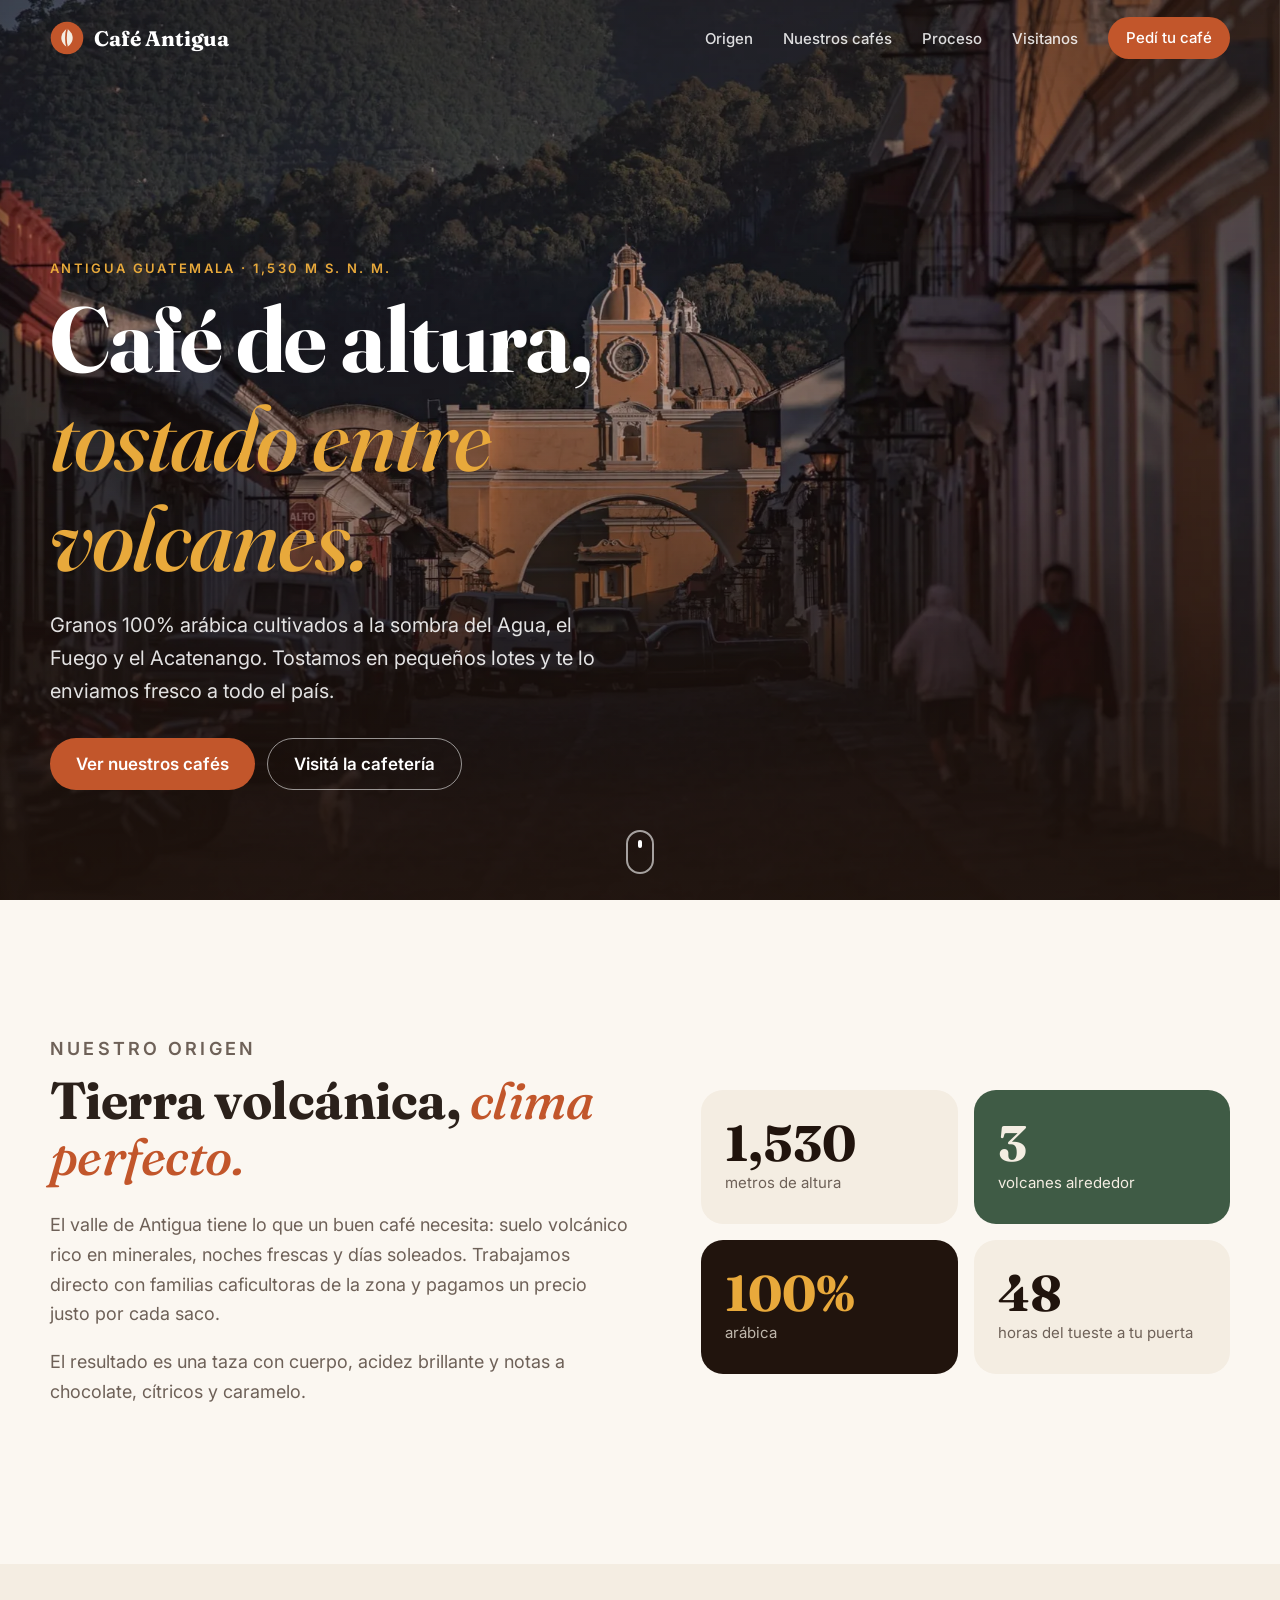
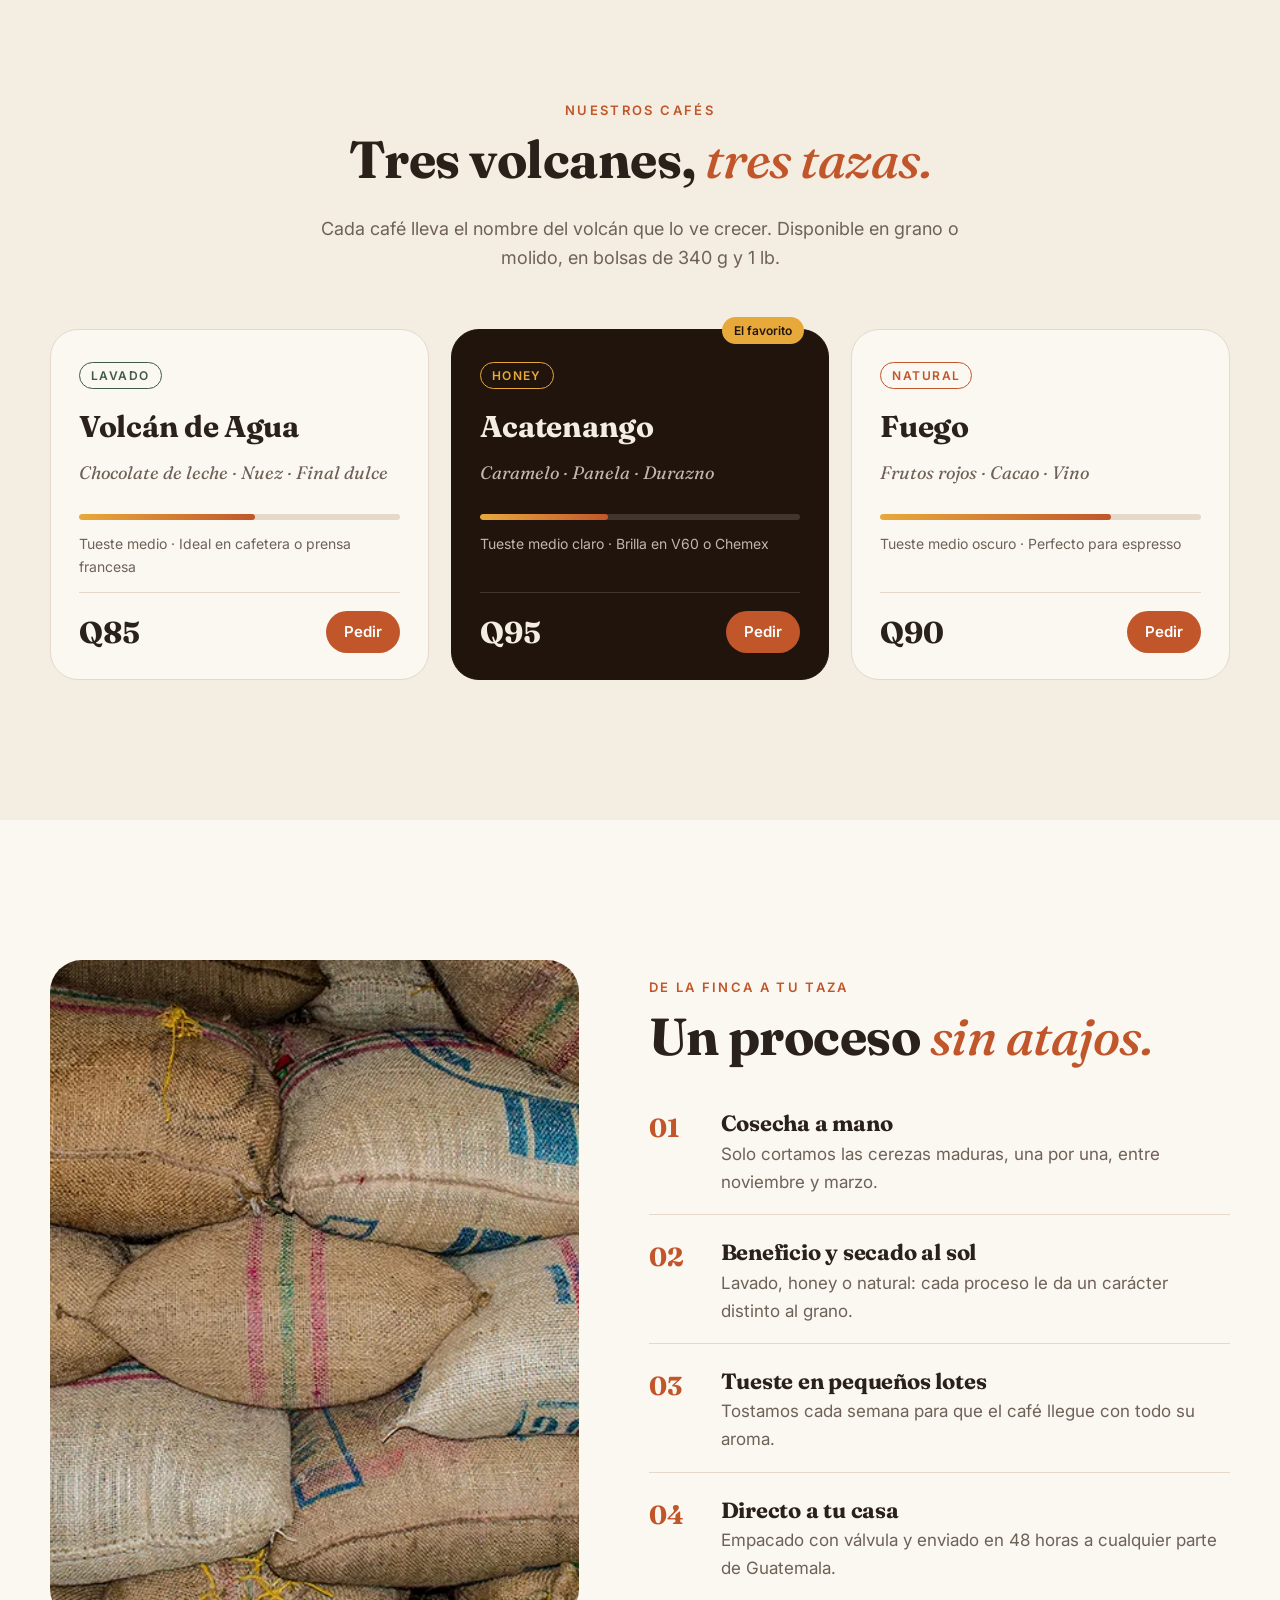
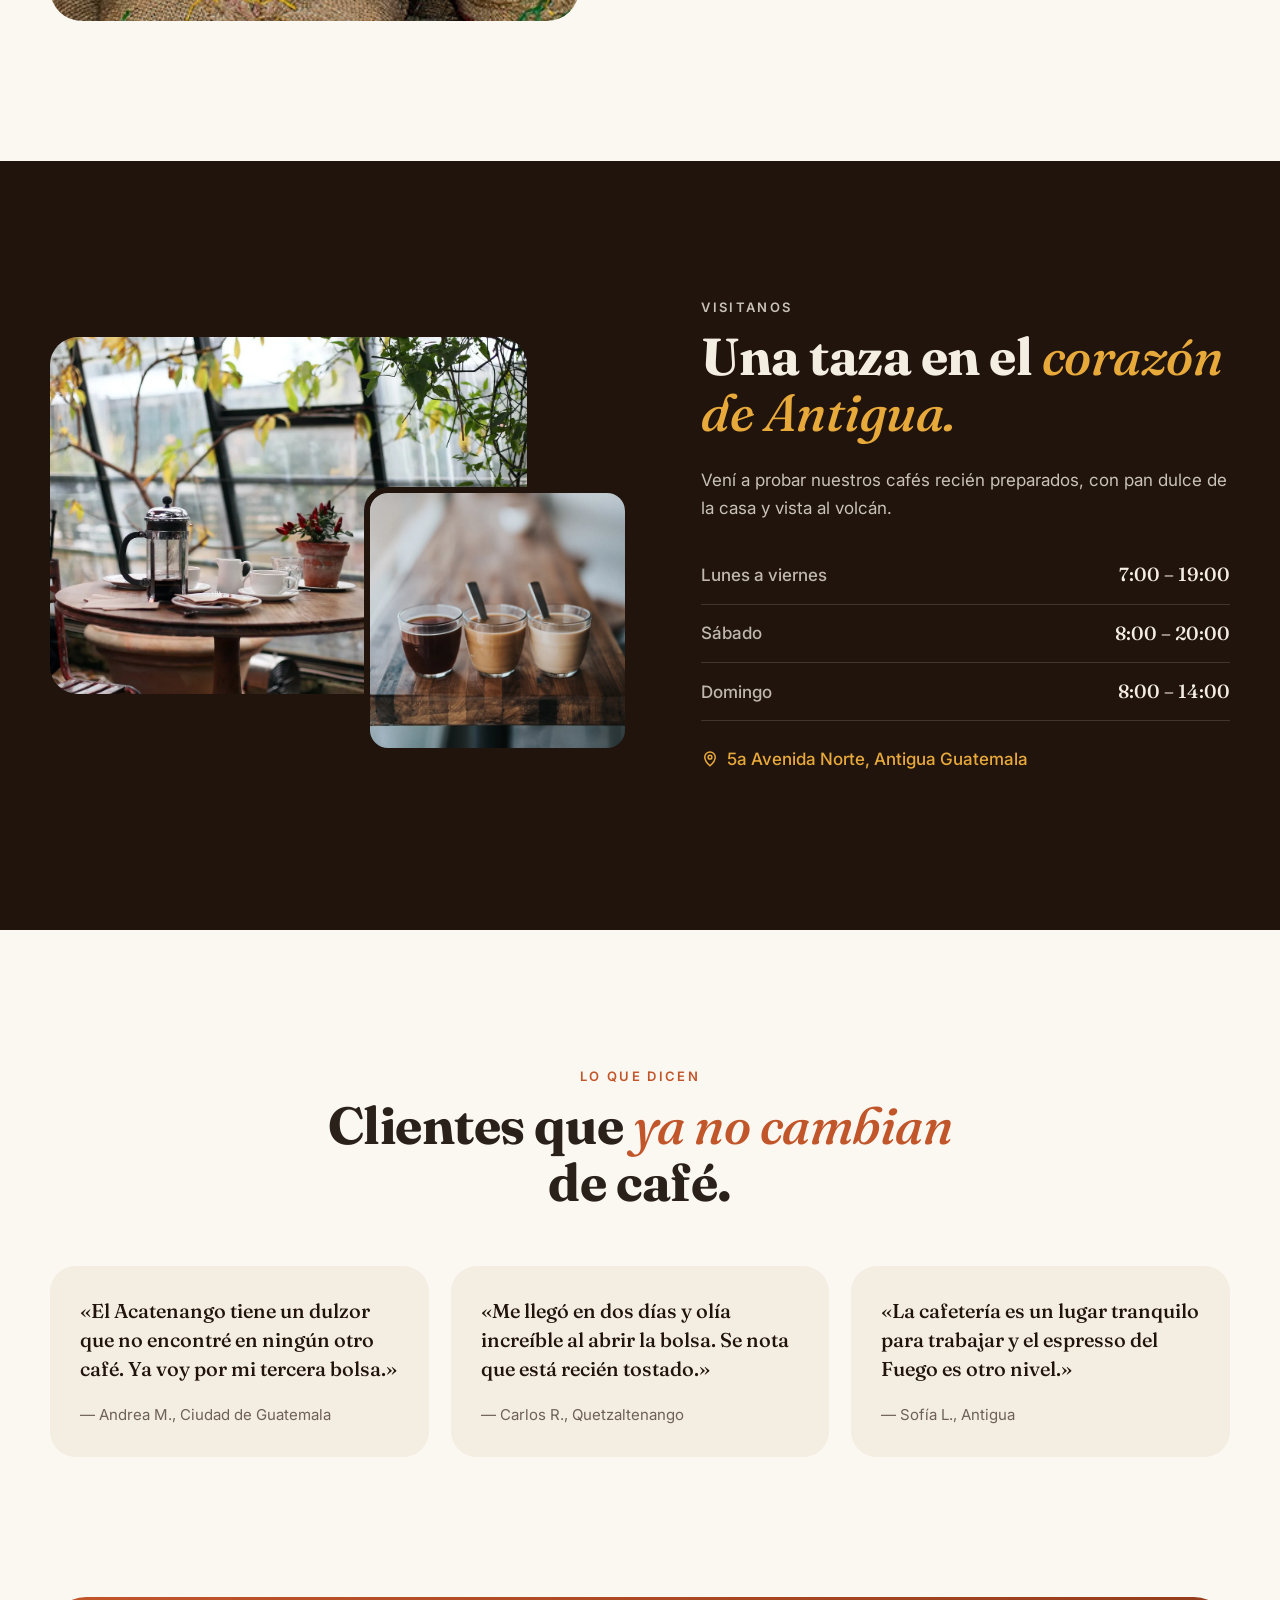
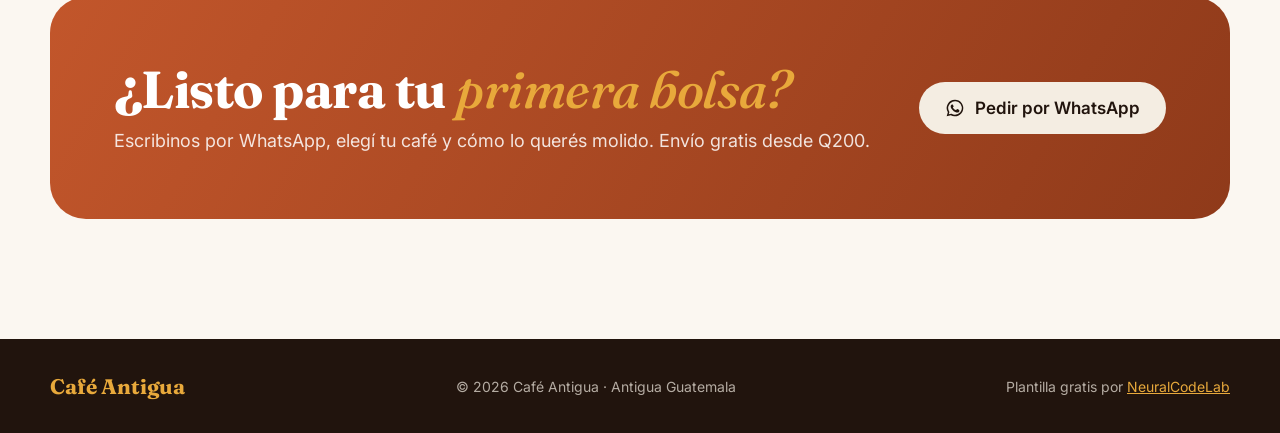
<file: index.html>
<!doctype html>
<html lang="es">
<head>
  <meta charset="utf-8">
  <meta name="viewport" content="width=device-width, initial-scale=1">
  <title>Café Antigua — Café de altura de Antigua Guatemala</title>
  <meta name="description" content="Café 100% arábica cultivado entre los volcanes de Antigua Guatemala. Tostado en pequeños lotes, enviado a todo el país. Plantilla gratis de NeuralCodeLab.">
  <meta name="theme-color" content="#21140D">
  <meta property="og:title" content="Café Antigua — Café de altura de Antigua Guatemala">
  <meta property="og:description" content="Café de especialidad cultivado entre tres volcanes. Pedilo en grano o molido.">
  <meta property="og:image" content="assets/og.jpg">
  <meta property="og:type" content="website">
  <link rel="icon" href="assets/favicon.svg" type="image/svg+xml">
  <link rel="preconnect" href="https://fonts.googleapis.com">
  <link rel="preconnect" href="https://fonts.gstatic.com" crossorigin>
  <link href="https://fonts.googleapis.com/css2?family=Fraunces:opsz,wght@9..144,500;9..144,700&family=Inter:wght@400;500;600&display=swap" rel="stylesheet">
  <link rel="stylesheet" href="css/styles.css">
</head>
<body>
  <a class="skip" href="#contenido">Saltar al contenido</a>

  <!-- ============ Navegación ============ -->
  <header class="nav" id="nav">
    <div class="wrap nav__in">
      <a href="#inicio" class="logo" aria-label="Café Antigua, inicio">
        <svg width="34" height="34" viewBox="0 0 48 48" aria-hidden="true"><circle cx="24" cy="24" r="23" fill="#C2562B"/><path d="M24 11c-6 4-8 9-8 13s2 9 8 13c6-4 8-9 8-13s-2-9-8-13z" fill="#F4EDE2"/><path d="M24 12c-2 6-2 18 0 24" stroke="#C2562B" stroke-width="2.4" fill="none" stroke-linecap="round"/></svg>
        <span>Café Antigua</span>
      </a>
      <nav aria-label="Principal">
        <ul class="menu" id="menu">
          <li><a href="#origen">Origen</a></li>
          <li><a href="#cafes">Nuestros cafés</a></li>
          <li><a href="#proceso">Proceso</a></li>
          <li><a href="#visitanos">Visitanos</a></li>
          <li class="menu__cta"><a class="btn btn--sm" href="#pedir">Pedí tu café</a></li>
        </ul>
      </nav>
      <button class="burger" id="burger" aria-label="Abrir menú" aria-expanded="false" aria-controls="menu"><span></span><span></span></button>
    </div>
  </header>

  <main id="contenido">
    <!-- ============ Portada ============ -->
    <section class="hero" id="inicio">
      <img class="hero__img" src="assets/antigua-arco.webp" alt="Calle empedrada de Antigua Guatemala con el Arco de Santa Catalina y el volcán al fondo" fetchpriority="high">
      <div class="hero__shade"></div>
      <div class="wrap hero__in">
        <p class="eyebrow eyebrow--light">Antigua Guatemala · 1,530 m s. n. m.</p>
        <h1>Café de altura,<br><em>tostado entre volcanes.</em></h1>
        <p class="hero__lead">Granos 100% arábica cultivados a la sombra del Agua, el Fuego y el Acatenango. Tostamos en pequeños lotes y te lo enviamos fresco a todo el país.</p>
        <div class="hero__ctas">
          <a class="btn" href="#cafes">Ver nuestros cafés</a>
          <a class="btn btn--ghost" href="#visitanos">Visitá la cafetería</a>
        </div>
      </div>
      <a href="#origen" class="hero__scroll" aria-label="Bajar a Origen"><span></span></a>
    </section>

    <!-- ============ Origen ============ -->
    <section class="section origen" id="origen">
      <div class="wrap origen__grid">
        <div class="reveal">
          <p class="eyebrow">Nuestro origen</p>
          <h2>Tierra volcánica, <em>clima perfecto.</em></h2>
          <p>El valle de Antigua tiene lo que un buen café necesita: suelo volcánico rico en minerales, noches frescas y días soleados. Trabajamos directo con familias caficultoras de la zona y pagamos un precio justo por cada saco.</p>
          <p>El resultado es una taza con cuerpo, acidez brillante y notas a chocolate, cítricos y caramelo.</p>
        </div>
        <ul class="stats reveal">
          <li><b data-count="1530">1,530</b><span>metros de altura</span></li>
          <li><b>3</b><span>volcanes alrededor</span></li>
          <li><b>100%</b><span>arábica</span></li>
          <li><b data-count="48">48</b><span>horas del tueste a tu puerta</span></li>
        </ul>
      </div>
    </section>

    <!-- ============ Cafés ============ -->
    <section class="section cafes" id="cafes">
      <div class="wrap">
        <div class="head reveal">
          <p class="eyebrow">Nuestros cafés</p>
          <h2>Tres volcanes, <em>tres tazas.</em></h2>
          <p class="head__lead">Cada café lleva el nombre del volcán que lo ve crecer. Disponible en grano o molido, en bolsas de 340 g y 1 lb.</p>
        </div>
        <div class="cards">
          <article class="card reveal">
            <div class="card__tag" style="--c:#3F5B45">Lavado</div>
            <h3>Volcán de Agua</h3>
            <p class="card__notes">Chocolate de leche · Nuez · Final dulce</p>
            <div class="meter" aria-label="Tueste medio"><span style="--v:55%"></span></div>
            <p class="card__meta">Tueste medio · Ideal en cafetera o prensa francesa</p>
            <div class="card__foot"><span class="price">Q85</span><a class="btn btn--sm" href="#pedir">Pedir</a></div>
          </article>
          <article class="card card--feat reveal">
            <div class="card__badge">El favorito</div>
            <div class="card__tag" style="--c:#E8A93B">Honey</div>
            <h3>Acatenango</h3>
            <p class="card__notes">Caramelo · Panela · Durazno</p>
            <div class="meter" aria-label="Tueste medio claro"><span style="--v:40%"></span></div>
            <p class="card__meta">Tueste medio claro · Brilla en V60 o Chemex</p>
            <div class="card__foot"><span class="price">Q95</span><a class="btn btn--sm" href="#pedir">Pedir</a></div>
          </article>
          <article class="card reveal">
            <div class="card__tag" style="--c:#C2562B">Natural</div>
            <h3>Fuego</h3>
            <p class="card__notes">Frutos rojos · Cacao · Vino</p>
            <div class="meter" aria-label="Tueste medio oscuro"><span style="--v:72%"></span></div>
            <p class="card__meta">Tueste medio oscuro · Perfecto para espresso</p>
            <div class="card__foot"><span class="price">Q90</span><a class="btn btn--sm" href="#pedir">Pedir</a></div>
          </article>
        </div>
      </div>
    </section>

    <!-- ============ Proceso ============ -->
    <section class="section proceso" id="proceso">
      <div class="wrap proceso__grid">
        <figure class="proceso__img reveal">
          <img src="assets/sacos.webp" alt="Sacos de café verde apilados" loading="lazy">
        </figure>
        <div>
          <div class="reveal">
            <p class="eyebrow">De la finca a tu taza</p>
            <h2>Un proceso <em>sin atajos.</em></h2>
          </div>
          <ol class="steps">
            <li class="reveal"><span>01</span><div><h3>Cosecha a mano</h3><p>Solo cortamos las cerezas maduras, una por una, entre noviembre y marzo.</p></div></li>
            <li class="reveal"><span>02</span><div><h3>Beneficio y secado al sol</h3><p>Lavado, honey o natural: cada proceso le da un carácter distinto al grano.</p></div></li>
            <li class="reveal"><span>03</span><div><h3>Tueste en pequeños lotes</h3><p>Tostamos cada semana para que el café llegue con todo su aroma.</p></div></li>
            <li class="reveal"><span>04</span><div><h3>Directo a tu casa</h3><p>Empacado con válvula y enviado en 48 horas a cualquier parte de Guatemala.</p></div></li>
          </ol>
        </div>
      </div>
    </section>

    <!-- ============ Cafetería ============ -->
    <section class="section visita" id="visitanos">
      <div class="wrap visita__grid">
        <div class="visita__fotos reveal">
          <img class="f1" src="assets/cafeteria.webp" alt="Mesa de la cafetería junto a una ventana con plantas" loading="lazy">
          <img class="f2" src="assets/tazas.webp" alt="Tres bebidas de café en vasos de vidrio" loading="lazy">
        </div>
        <div class="visita__info reveal">
          <p class="eyebrow">Visitanos</p>
          <h2>Una taza en el <em>corazón de Antigua.</em></h2>
          <p>Vení a probar nuestros cafés recién preparados, con pan dulce de la casa y vista al volcán.</p>
          <table class="horario">
            <caption class="sr-only">Horario de la cafetería</caption>
            <tr><th scope="row">Lunes a viernes</th><td>7:00 – 19:00</td></tr>
            <tr><th scope="row">Sábado</th><td>8:00 – 20:00</td></tr>
            <tr><th scope="row">Domingo</th><td>8:00 – 14:00</td></tr>
          </table>
          <p class="dir">
            <svg width="18" height="18" viewBox="0 0 24 24" fill="none" stroke="currentColor" stroke-width="2" aria-hidden="true"><path d="M12 21s-7-6.2-7-11.5a7 7 0 1 1 14 0C19 14.8 12 21 12 21z"/><circle cx="12" cy="9.5" r="2.5"/></svg>
            5a Avenida Norte, Antigua Guatemala
          </p>
        </div>
      </div>
    </section>

    <!-- ============ Testimonios ============ -->
    <section class="section opiniones">
      <div class="wrap">
        <div class="head reveal"><p class="eyebrow">Lo que dicen</p><h2>Clientes que <em>ya no cambian</em> de café.</h2></div>
        <div class="quotes">
          <blockquote class="reveal"><p>«El Acatenango tiene un dulzor que no encontré en ningún otro café. Ya voy por mi tercera bolsa.»</p><cite>— Andrea M., Ciudad de Guatemala</cite></blockquote>
          <blockquote class="reveal"><p>«Me llegó en dos días y olía increíble al abrir la bolsa. Se nota que está recién tostado.»</p><cite>— Carlos R., Quetzaltenango</cite></blockquote>
          <blockquote class="reveal"><p>«La cafetería es un lugar tranquilo para trabajar y el espresso del Fuego es otro nivel.»</p><cite>— Sofía L., Antigua</cite></blockquote>
        </div>
      </div>
    </section>

    <!-- ============ Pedido ============ -->
    <section class="pedir" id="pedir">
      <div class="wrap pedir__in reveal">
        <div>
          <h2>¿Listo para tu <em>primera bolsa?</em></h2>
          <p>Escribinos por WhatsApp, elegí tu café y cómo lo querés molido. Envío gratis desde Q200.</p>
        </div>
        <a class="btn btn--light" href="https://wa.me/50200000000?text=Hola%2C%20quiero%20pedir%20caf%C3%A9" target="_blank" rel="noopener">
          <svg width="20" height="20" viewBox="0 0 24 24" fill="currentColor" aria-hidden="true"><path d="M12 2a10 10 0 0 0-8.6 15.1L2 22l5-1.3A10 10 0 1 0 12 2zm0 18.2c-1.5 0-3-.4-4.2-1.2l-.3-.2-3 .8.8-2.9-.2-.3A8.2 8.2 0 1 1 12 20.2zm4.5-6.1c-.2-.1-1.5-.7-1.7-.8-.2-.1-.4-.1-.6.1l-.8 1c-.1.2-.3.2-.5.1a6.7 6.7 0 0 1-3.3-2.9c-.2-.4.2-.4.7-1.3.1-.2 0-.3 0-.4l-.8-1.8c-.2-.5-.4-.4-.6-.4h-.5a1 1 0 0 0-.7.3 3 3 0 0 0-.9 2.2c0 1.3.9 2.5 1.1 2.7.1.2 1.8 2.8 4.4 3.9 1.6.7 2.3.8 3.1.6.5-.1 1.5-.6 1.7-1.2.2-.6.2-1.1.2-1.2-.1-.1-.3-.2-.5-.3z"/></svg>
          Pedir por WhatsApp
        </a>
      </div>
    </section>
  </main>

  <footer class="footer">
    <div class="wrap footer__in">
      <a href="#inicio" class="logo"><span>Café Antigua</span></a>
      <p>© <span id="anio">2026</span> Café Antigua · Antigua Guatemala</p>
      <p class="credit">Plantilla gratis por <a href="https://neuralcodelab.com/plantillas-gratis" target="_blank" rel="noopener">NeuralCodeLab</a></p>
    </div>
  </footer>

  <script src="js/main.js" defer></script>
</body>
</html>
</file>
<file: css/styles.css>
/* Café Antigua — plantilla gratis de NeuralCodeLab (MIT). Cambiá los colores aquí. */
:root {
  --espresso: #21140D;
  --tostado: #3A2418;
  --crema: #F4EDE2;
  --papel: #FBF7F1;
  --terracota: #C2562B;
  --terracota-osc: #A2441F;
  --oro: #E8A93B;
  --volcan: #3F5B45;
  --tinta: #2B211B;
  --suave: #6E6158;
  --linea: #E4D9CA;
  --serif: "Fraunces", Georgia, serif;
  --sans: "Inter", system-ui, -apple-system, "Segoe UI", sans-serif;
  --r: 22px;
}

*, *::before, *::after { box-sizing: border-box; }
html { scroll-behavior: smooth; scroll-padding-top: 80px; }
body { margin: 0; font: 400 17px/1.65 var(--sans); color: var(--tinta); background: var(--papel); -webkit-font-smoothing: antialiased; }
img { max-width: 100%; display: block; }
a { color: inherit; }
h1, h2, h3 { font-family: var(--serif); font-weight: 700; line-height: 1.08; margin: 0 0 .5em; letter-spacing: -.01em; }
h2 { font-size: clamp(32px, 4.6vw, 52px); }
h2 em, h1 em { font-style: italic; font-weight: 500; color: var(--terracota); }
p { margin: 0 0 1em; }
.wrap { width: min(1180px, 100% - 40px); margin-inline: auto; }
.sr-only { position: absolute; width: 1px; height: 1px; overflow: hidden; clip: rect(0 0 0 0); white-space: nowrap; }
.skip { position: absolute; left: -999px; top: 12px; z-index: 100; background: var(--espresso); color: #fff; padding: 10px 16px; border-radius: 10px; }
.skip:focus { left: 12px; }
:focus-visible { outline: 3px solid var(--oro); outline-offset: 3px; border-radius: 6px; }

.eyebrow { font: 600 13px/1 var(--sans); letter-spacing: .18em; text-transform: uppercase; color: var(--terracota); margin-bottom: 14px; }
.eyebrow--light { color: var(--oro); }

/* Botones */
.btn { display: inline-flex; align-items: center; gap: 10px; height: 52px; padding: 0 26px; border-radius: 999px; background: var(--terracota); color: #fff; font-weight: 600; text-decoration: none; transition: background .2s, transform .15s; }
.btn:hover { background: var(--terracota-osc); }
.btn:active { transform: scale(.97); }
.btn--sm { height: 42px; padding: 0 18px; font-size: 15px; }
.btn--ghost { background: transparent; border: 1.5px solid rgba(255,255,255,.55); }
.btn--ghost:hover { background: rgba(255,255,255,.12); }
.btn--light { background: var(--crema); color: var(--espresso); }
.btn--light:hover { background: #fff; }

/* Navegación */
.nav { position: fixed; inset: 0 0 auto; z-index: 50; transition: background .3s, box-shadow .3s; }
.nav__in { display: flex; align-items: center; justify-content: space-between; height: 76px; }
.nav.solida { background: rgba(33,20,13,.92); backdrop-filter: blur(12px); box-shadow: 0 6px 30px rgba(0,0,0,.18); }
.logo { display: inline-flex; align-items: center; gap: 10px; font: 700 21px var(--serif); color: #fff; text-decoration: none; }
.menu { display: flex; align-items: center; gap: 30px; list-style: none; margin: 0; padding: 0; }
.menu a { color: rgba(255,255,255,.85); text-decoration: none; font-weight: 500; font-size: 15px; }
.menu a:hover { color: #fff; }
.menu .btn { color: #fff; }
.burger { display: none; width: 44px; height: 44px; border: 0; background: transparent; cursor: pointer; position: relative; }
.burger span { position: absolute; left: 10px; right: 10px; height: 2px; background: #fff; border-radius: 2px; transition: transform .25s, top .25s; }
.burger span:first-child { top: 17px; }
.burger span:last-child { top: 26px; }
.burger[aria-expanded="true"] span:first-child { top: 21px; transform: rotate(45deg); }
.burger[aria-expanded="true"] span:last-child { top: 21px; transform: rotate(-45deg); }

/* Portada */
.hero { position: relative; min-height: 100svh; display: grid; align-items: end; color: #fff; overflow: hidden; }
.hero__img { position: absolute; inset: 0; width: 100%; height: 100%; object-fit: cover; transform: scale(1.05); animation: zoom 18s ease-out forwards; }
@keyframes zoom { to { transform: scale(1); } }
.hero__shade { position: absolute; inset: 0; background: linear-gradient(180deg, rgba(33,20,13,.55) 0%, rgba(33,20,13,.25) 35%, rgba(33,20,13,.88) 100%); }
.hero__in { position: relative; padding: 140px 0 110px; max-width: 760px; margin-left: max(20px, calc((100% - 1180px) / 2)); }
.hero h1 { font-size: clamp(44px, 7.4vw, 92px); margin-bottom: 22px; }
.hero h1 em { color: var(--oro); }
.hero__lead { font-size: clamp(17px, 2vw, 20px); color: rgba(255,255,255,.88); max-width: 560px; }
.hero__ctas { display: flex; flex-wrap: wrap; gap: 12px; margin-top: 30px; }
.hero__scroll { position: absolute; left: 50%; bottom: 26px; width: 28px; height: 44px; border: 2px solid rgba(255,255,255,.6); border-radius: 20px; translate: -50% 0; }
.hero__scroll span { position: absolute; left: 50%; top: 8px; width: 4px; height: 8px; border-radius: 2px; background: #fff; translate: -50% 0; animation: rueda 1.6s infinite; }
@keyframes rueda { 0% { opacity: 1; top: 8px; } 100% { opacity: 0; top: 22px; } }

/* Secciones */
.section { padding: clamp(80px, 11vw, 140px) 0; }
.head { text-align: center; max-width: 680px; margin: 0 auto 56px; }
.head__lead { color: var(--suave); font-size: 18px; }

.origen__grid { display: grid; grid-template-columns: 1.1fr 1fr; gap: 70px; align-items: center; }
.origen p { color: var(--suave); font-size: 18px; }
.stats { list-style: none; margin: 0; padding: 0; display: grid; grid-template-columns: 1fr 1fr; gap: 16px; }
.stats li { background: var(--crema); border-radius: var(--r); padding: 28px 24px; }
.stats b { display: block; font: 700 clamp(36px, 4.6vw, 50px)/1 var(--serif); color: var(--espresso); }
.stats span { color: var(--suave); font-size: 15px; }
.stats li:nth-child(2) { background: var(--volcan); }
.stats li:nth-child(2) b, .stats li:nth-child(2) span { color: var(--crema); }
.stats li:nth-child(3) { background: var(--espresso); }
.stats li:nth-child(3) b { color: var(--oro); }
.stats li:nth-child(3) span { color: rgba(244,237,226,.75); }

.cafes { background: var(--crema); }
.cards { display: grid; grid-template-columns: repeat(3, 1fr); gap: 22px; align-items: stretch; }
.card { position: relative; background: var(--papel); border: 1px solid var(--linea); border-radius: 28px; padding: 32px 28px 26px; display: flex; flex-direction: column; transition: transform .25s, box-shadow .25s; }
.card:hover { transform: translateY(-6px); box-shadow: 0 24px 50px rgba(58,36,24,.12); }
.card--feat { background: var(--espresso); color: var(--crema); border-color: var(--espresso); }
.card--feat .card__notes, .card--feat .card__meta { color: rgba(244,237,226,.75); }
.card__badge { position: absolute; top: -13px; right: 24px; background: var(--oro); color: var(--espresso); font: 600 12px var(--sans); padding: 6px 12px; border-radius: 999px; }
.card__tag { align-self: flex-start; font: 600 12px var(--sans); letter-spacing: .12em; text-transform: uppercase; color: var(--c); border: 1.5px solid var(--c); border-radius: 999px; padding: 5px 11px; margin-bottom: 22px; }
.card h3 { font-size: 30px; }
.card__notes { color: var(--suave); font-style: italic; font-family: var(--serif); font-size: 18px; }
.meter { height: 6px; border-radius: 999px; background: var(--linea); margin: 8px 0 12px; overflow: hidden; }
.card--feat .meter { background: rgba(244,237,226,.15); }
.meter span { display: block; height: 100%; width: var(--v); background: linear-gradient(90deg, var(--oro), var(--terracota)); border-radius: inherit; }
.card__meta { font-size: 14px; color: var(--suave); }
.card__foot { margin-top: auto; padding-top: 18px; display: flex; align-items: center; justify-content: space-between; border-top: 1px solid var(--linea); }
.card--feat .card__foot { border-color: rgba(244,237,226,.15); }
.price { font: 700 30px var(--serif); }

.proceso__grid { display: grid; grid-template-columns: 1fr 1.1fr; gap: 70px; align-items: center; }
.proceso__img { margin: 0; border-radius: 32px; overflow: hidden; aspect-ratio: 4 / 5; }
.proceso__img img { width: 100%; height: 100%; object-fit: cover; }
.steps { list-style: none; margin: 30px 0 0; padding: 0; display: grid; gap: 8px; }
.steps li { display: grid; grid-template-columns: 56px 1fr; gap: 16px; padding: 18px 0; border-bottom: 1px solid var(--linea); }
.steps li:last-child { border: 0; }
.steps span { font: 700 26px var(--serif); color: var(--terracota); }
.steps h3 { font-size: 22px; margin-bottom: 4px; }
.steps p { color: var(--suave); margin: 0; }

.visita { background: var(--espresso); color: var(--crema); }
.visita h2 em { color: var(--oro); }
.visita__grid { display: grid; grid-template-columns: 1.1fr 1fr; gap: 70px; align-items: center; }
.visita__fotos { position: relative; padding-bottom: 60px; }
.visita__fotos .f1 { width: 82%; aspect-ratio: 4 / 3; object-fit: cover; border-radius: 28px; }
.visita__fotos .f2 { position: absolute; right: 0; bottom: 0; width: 46%; aspect-ratio: 1; object-fit: cover; border-radius: 24px; border: 6px solid var(--espresso); }
.visita__info p { color: rgba(244,237,226,.8); }
.horario { width: 100%; border-collapse: collapse; margin: 24px 0; }
.horario th, .horario td { padding: 13px 0; border-bottom: 1px solid rgba(244,237,226,.15); font-weight: 500; }
.horario th { text-align: left; color: rgba(244,237,226,.75); }
.horario td { text-align: right; font-family: var(--serif); font-size: 19px; color: var(--crema); }
.dir { display: flex; align-items: center; gap: 8px; color: var(--oro) !important; font-weight: 500; }

.quotes { display: grid; grid-template-columns: repeat(3, 1fr); gap: 22px; }
.quotes blockquote { margin: 0; background: var(--crema); border-radius: 26px; padding: 30px; display: flex; flex-direction: column; justify-content: space-between; }
.quotes p { font: 500 20px/1.45 var(--serif); color: var(--espresso); }
.quotes cite { font-style: normal; color: var(--suave); font-size: 15px; }

.pedir { padding: 0 0 clamp(80px, 10vw, 120px); }
.pedir__in { background: linear-gradient(120deg, var(--terracota), #8F3A1A); color: #fff; border-radius: 36px; padding: clamp(36px, 6vw, 64px); display: flex; align-items: center; justify-content: space-between; gap: 30px; flex-wrap: wrap; }
.pedir h2 { margin-bottom: 8px; }
.pedir h2 em { color: var(--oro); }
.pedir p { margin: 0; color: rgba(255,255,255,.85); font-size: 18px; }

.footer { background: var(--espresso); color: rgba(244,237,226,.7); padding: 34px 0; font-size: 14px; }
.footer__in { display: flex; flex-wrap: wrap; align-items: center; justify-content: space-between; gap: 12px; }
.footer p { margin: 0; }
.footer a { color: var(--oro); }

/* Animación al aparecer */
.reveal { opacity: 0; transform: translateY(26px); transition: opacity .8s ease, transform .8s ease; }
.reveal.visible { opacity: 1; transform: none; }

/* Responsive */
@media (max-width: 960px) {
  .origen__grid, .proceso__grid, .visita__grid { grid-template-columns: 1fr; gap: 44px; }
  .cards, .quotes { grid-template-columns: 1fr; max-width: 520px; margin-inline: auto; }
  .proceso__img { aspect-ratio: 16 / 10; }
}
@media (max-width: 860px) {
  .burger { display: block; }
  .menu { position: fixed; inset: 76px 0 auto; flex-direction: column; align-items: stretch; gap: 0; padding: 12px 20px 24px; background: rgba(33,20,13,.97); transform: translateY(-120%); visibility: hidden; transition: transform .3s, visibility .3s; }
  .menu.abierto { transform: none; visibility: visible; }
  .menu li a { display: block; padding: 14px 4px; font-size: 18px; border-bottom: 1px solid rgba(255,255,255,.08); }
  .menu__cta { margin-top: 14px; }
  .menu__cta .btn { justify-content: center; border: 0; }
  .nav { background: rgba(33,20,13,.0); }
}
@media (max-width: 520px) {
  body { font-size: 16px; }
  .hero__in { padding: 120px 0 96px; }
  .stats { grid-template-columns: 1fr 1fr; gap: 10px; }
  .stats li { padding: 20px 16px; }
  .btn { height: 50px; }
  .hero__ctas .btn { flex: 1 1 100%; justify-content: center; }
}
@media (prefers-reduced-motion: reduce) {
  html { scroll-behavior: auto; }
  *, *::before, *::after { animation: none !important; transition: none !important; }
  .reveal { opacity: 1; transform: none; }
}
</file>
